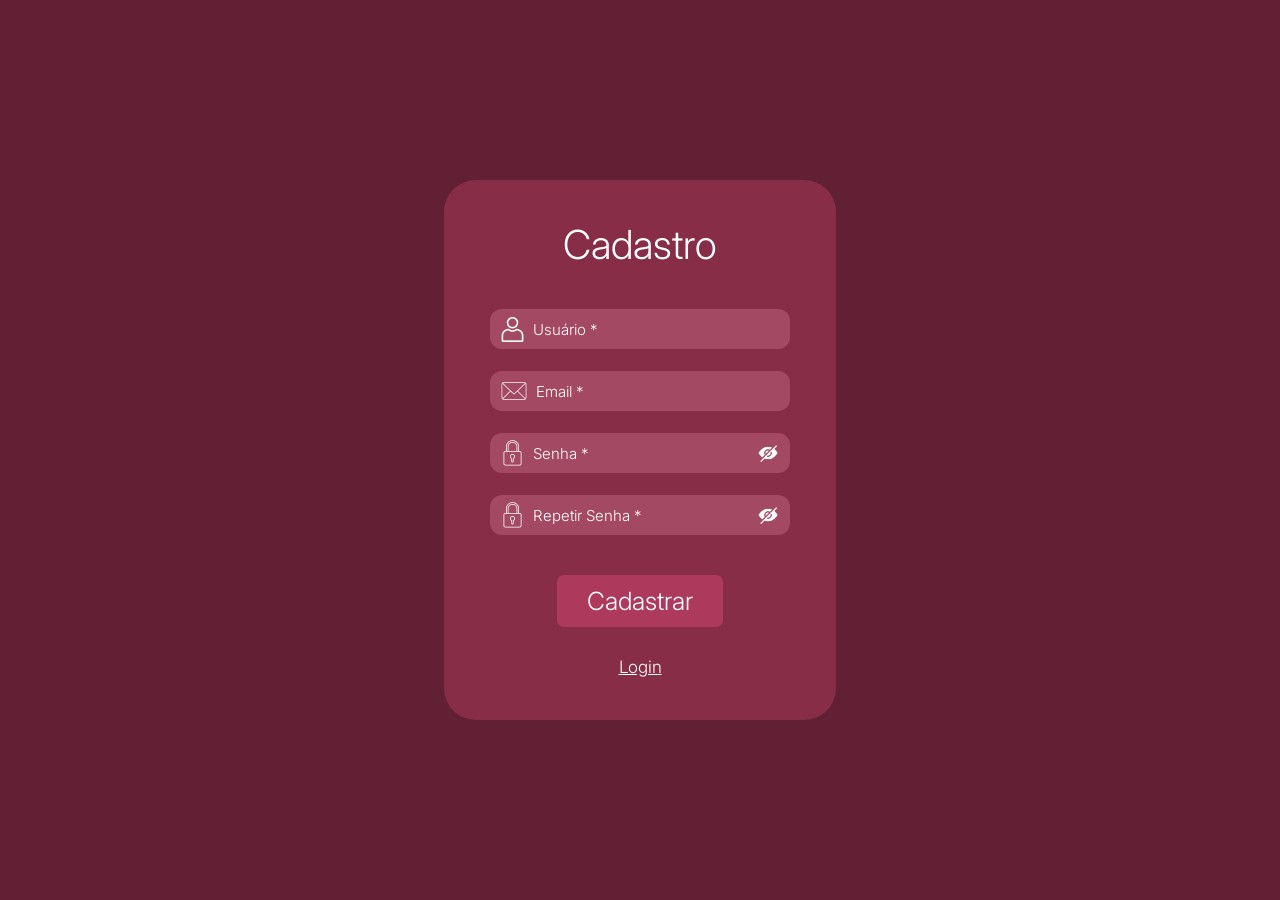
<file: src/html/cadastro.html>
<!DOCTYPE html>
<html lang="pt-BR">
<head>
    <meta charset="UTF-8">
    <meta http-equiv="X-UA-Compatible" content="IE=edge">
    <meta name="viewport" content="width=device-width, initial-scale=1.0">
    <script src="../js/cadastro.js" defer></script>
    <link rel="shortcut icon" href="../images/logo.png" type="image/x-icon">
    <link rel="stylesheet" href="../css/reset.css">
    <link rel="stylesheet" href="../css/cadastro.css">
    <title>Cadastro</title>
</head>
<body>
    <form action="../php/cadastro.php" method="post" onsubmit="checarSenha(event)">
        <h1>Cadastro</h1>

        <div class="dados">
            <div class="dado">
                <img src="../images/usuario.png" alt="imagem do usuário">
                <input type="text" name="txtUsuario" placeholder="Usuário *" id="txtUsuario" required>
            </div>
            <div class="dado">
                <img src="../images/carta.png" alt="imagem de uma carta">
                <input type="email" name="txtEmail" placeholder="Email *" id="txtEmail" required>
            </div>
            <div class="dado">
                <img src="../images/cadeado.png" alt="imagem de um cadeado">
                <input type="password" name="txtSenha" id="senha" placeholder="Senha *" required>
                <button type="button" class="revelar-senha">
                    <img src="../images/olho-fechado.png" id="imagem-senha" alt="imagem de um olho">
                </button>
            </div>
            <div class="dado">
                <img src="../images/cadeado.png" alt="imagem de um cadeado">
                <input type="password" id="repetir-senha" placeholder="Repetir Senha *" required>
                <button type="button" class="revelar-senha">
                    <img src="../images/olho-fechado.png" id="imagem-senha" alt="imagem de um olho">
                </button>
            </div>
        </div>

        <button class="btn-cadastro">Cadastrar</button>

        <div class="link">
            <a href="login.html">Login</a>
        </div>
    </form>
</body>
</html>
</file>
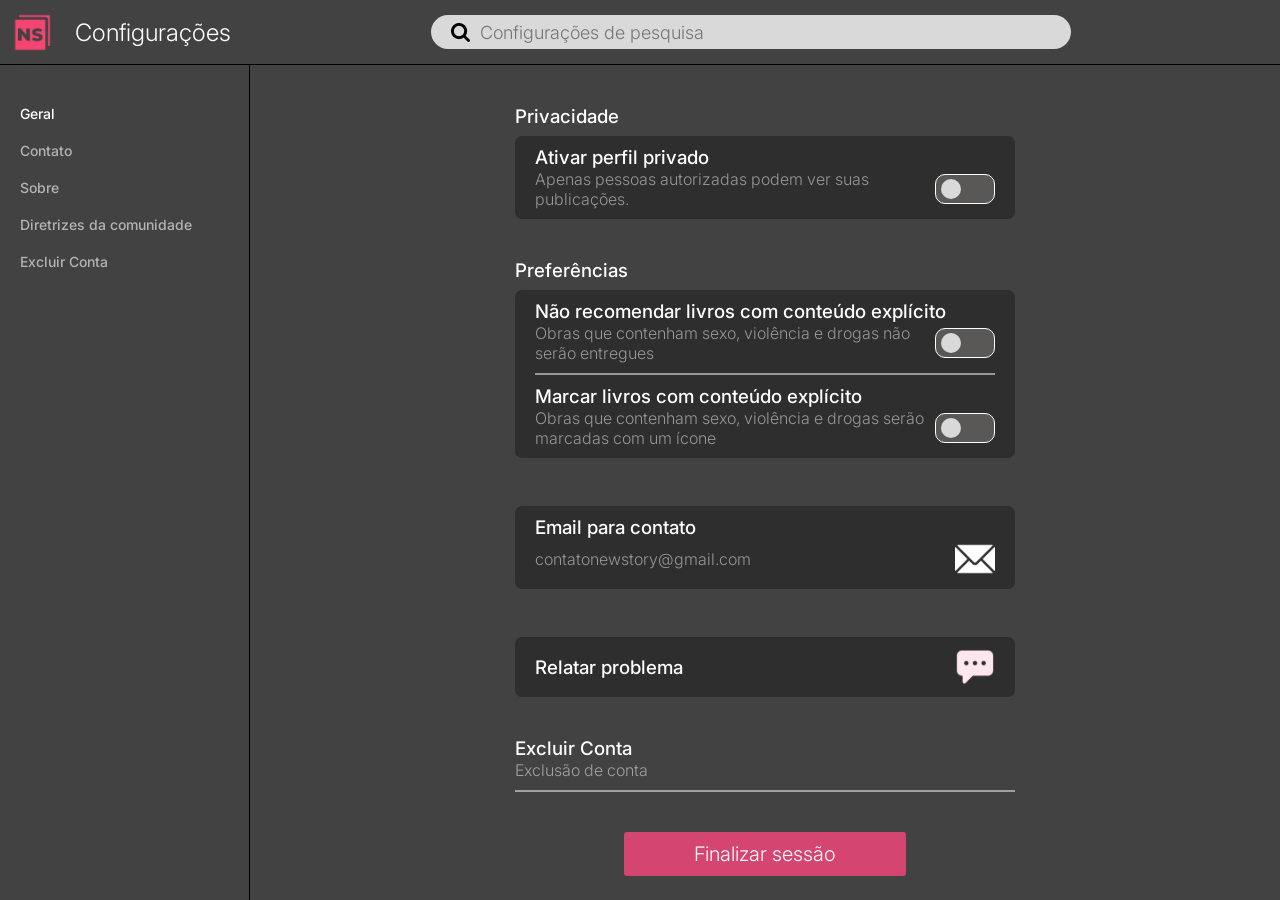
<file: src/html/configuracao.html>
<!DOCTYPE html>
<html lang="pt-BR">
<head>
    <meta charset="UTF-8">
    <meta http-equiv="X-UA-Compatible" content="IE=edge">
    <meta name="viewport" content="width=device-width, initial-scale=1.0">
    <script src="../js/configuracao.js" defer></script>
    <link rel="shortcut icon" href="../images/ICONE.png" type="image/x-icon">
    <link rel="stylesheet" href="../css/reset.css">
    <link rel="stylesheet" href="../css/configuracao.css">
    <title>Configurações</title>
</head>
<body>
    <header>
        <div class="menu">
            <img class="logo" src="../images/logo.png" alt="logo do site">
            <label>Configurações</label>
        </div>

        <div class="container-pesquisa">
            <button class="btn-voltar">
                <img src="../images/voltar.png" alt="seta voltar">
            </button>
            <div class="pesquisa">
                <img src="../images/lupa.png" alt="imagem de uma lupa">
                <input type="text" placeholder="Configurações de pesquisa" onkeyup="carregarConteudo(this.value)" />
                <span id="resultado-pesquisa"></span>
            </div>
        </div>

        <div class="itens">
            <button class="aparece-pesquisa">
                <img src="../images/lupa.png" alt="imagem de uma lupa">
            </button>
        </div>
    </header>

    <main>
        <div class="opcoes">
            <ul>
                <a href="#geral" class="opcao ativado" onclick="mudarOpcao(this)"><li>Geral</li></a>
                <a href="#contato" class="opcao" onclick="mudarOpcao(this)"><li>Contato</li></a>
                <a href="#" class="opcao" onclick="mudarOpcao(this)"><li>Sobre</li></a>
                <a href="#" class="opcao" onclick="mudarOpcao(this)"><li>Diretrizes da comunidade</li></a>
                <a href="#" class="opcao" onclick="mudarOpcao(this)"><li>Excluir Conta</li></a>
            </ul>
        </div>

        <div class="configuracoes">
            <div class="configuracao" id="geral">
                <h3>Privacidade</h3>
                <div>
                    <h3>Ativar perfil privado</h3>
                    <div>
                        <label>Apenas pessoas autorizadas podem ver suas publicações.</label>
                        <input type="checkbox">
                    </div>
                </div>
            </div>
            <div class="configuracao">
                <h3>Preferências</h3>
                <div>
                    <div class="container-config">
                        <h3>Não recomendar livros com conteúdo explícito</h3>
                        <div>
                            <label>Obras que contenham sexo, violência e drogas não serão entregues</label>
                            <input type="checkbox">
                        </div>
                    </div>
                    <hr>
                    <div class="container-config">
                        <h3>Marcar livros com conteúdo explícito</h3>
                        <div>
                            <label>Obras que contenham sexo, violência e drogas serão marcadas com um ícone</label>
                            <input type="checkbox">
                        </div>
                    </div>
                </div>
            </div>
            <div class="configuracao" id="contato">
                <div>
                    <h3>Email para contato</h3>
                    <div>
                        <label>contatonewstory@gmail.com</label>
                        <img src="../images/e-mail.png" alt="imagem de uma carta">
                    </div>
                </div>
            </div>
            <div class="configuracao">
                <div>
                    <div>
                        <h3>Relatar problema</h3>
                        <img src="../images/comentario_2.png" alt="imagem de um comentário">
                    </div>
                </div>
            </div>
            <div class="configuracao">
                <h3>Excluir Conta</h3>
                <label>Exclusão de conta</label>
                <hr>
            </div>

            <button>Finalizar sessão</button>
        </div>
    </main>
</body>
</html>
</file>
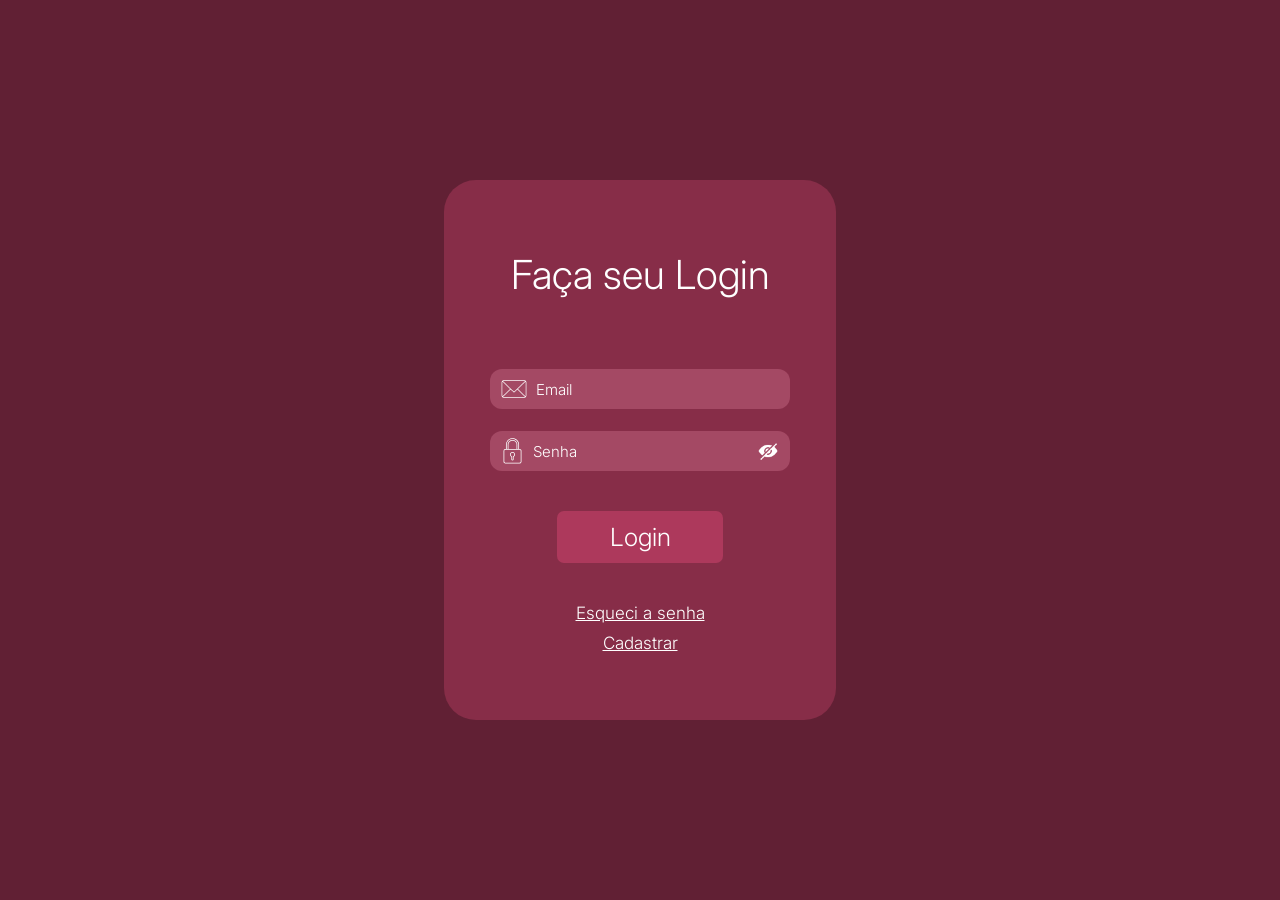
<file: src/html/login.html>
<!DOCTYPE html>
<html lang="pt-BR">
<head>
    <meta charset="UTF-8">
    <meta http-equiv="X-UA-Compatible" content="IE=edge">
    <meta name="viewport" content="width=device-width, initial-scale=1.0">
    <script src="../js/login.js" defer></script>
    <link rel="shortcut icon" href="../images/logo.png" type="image/x-icon">
    <link rel="stylesheet" href="../css/reset.css">
    <link rel="stylesheet" href="../css/login.css">
    <title>Login</title>
</head>
<body>
    <form action="../php/login.php" method="post">
        <h1>Faça seu Login</h1>

        <div class="dados">
            <div class="dado">
                <img src="../images/carta.png" alt="imagem de uma carta">
                <input type="email" name="txtEmail" placeholder="Email" required>
            </div>
            <div class="dado">
                <img src="../images/cadeado.png" alt="imagem de um cadeado">
                <input type="password" name="txtSenha" id="senha" placeholder="Senha" required>
                <button type="button" class="revelar-senha">
                    <img src="../images/olho-fechado.png" id="imagem-senha" alt="imagem de um olho">
                </button>
            </div>
        </div>

        <button class="btn-enviar">Login</button>

        <div class="link">
            <a href="#">Esqueci a senha</a>
            <a href="cadastro.html">Cadastrar</a>
        </div>
    </form>
</body>
</html>
</file>
<file: src/css/cadastro.css>
body{
    background: #612034;
    display: flex;
    justify-content: center;
    align-items: center;
    height: 100vh;
}

form{
    width: 392px;
    height: 540px;
    text-align: center;
    background: #872D48;
    border-radius: 32px;
}

h1{
    font-weight: 300;
    font-size: 40px;
    margin-top: 40px;
    margin-bottom: 40px;
    color: white;
}

.dados{
    margin-bottom: 40px;
    display: flex;
    flex-direction: column;
    align-items: center;
    gap: 22px;
}

.dado{
    background-color: #A44964;
    width: 300px;
    height: 40px;
    border-radius: 12px;
    display: flex;
    align-items: center;
    padding: 10px;
    gap: 8px;
}

input{
    background: none;
    border: none;
    height: 150%;
    width: 100%;
    font-size: 15px;
    color: white;
    outline: none;
}

::placeholder{
    color: #FFFFFF;
}

.revelar-senha{
    background: none;
    border: none;
    border-bottom-right-radius: 12px;
    border-top-right-radius: 12px;
    display: flex;
    justify-content: center;
    align-items: center;
    width: 60px;
    height: 40px;
    margin-right: -10px;
    cursor: pointer;
}

.revelar-senha:hover{
    background-color: #B55A75;
}

.revelar-senha img{
    width: 20px;
    height: 20px;
}

.btn-cadastro{
    background-color: #AD395C;
    width: 166px;
    height: 52px;
    border: none;
    border-radius: 7px;
    color: white;
    font-size: 25px;
    margin-bottom: 30px;
    cursor: pointer;
    transition: all 200ms ease-out;
}

.btn-cadastro:hover{
    color: #AD395C;
    background-color: white;
}

a{
    color: white;
    font-size: 17px;
}

a:active{
    color: #400012;
}
</file>
<file: src/css/configuracao.css>
/* -------- CABEÇALHO -------- */
header{
    height: 65px;
    width: 100%;
    background-color: #424242;
    margin-top: -65px;
    border-bottom: 1px solid black;
    display: flex;
    justify-content: space-between;
    align-items: center;
    padding: 10px;
    position: fixed;
}

.menu{
    display: flex;
    gap: 20px;
    align-items: center;
    font-size: 24px;
    font-weight: 100;
    color: #FFFFFF;
}

.logo{
    width: 45px;
    height: 45px;
}

.container-pesquisa{
    display: flex;
    align-items: center;
    gap: 10px;
}

.btn-voltar{
    width: 50px;
    height: 45px;
    display: none;
    justify-content: center;
    align-items: center;
    background: none;
    border: none;
    border-radius: 100%;
    cursor: pointer;
    transition: background-color 200ms ease-out;
}

.btn-voltar:hover{
    background-color: #535353;
}

.pesquisa{
    display: flex;
    gap: 10px;
    align-items: center;
    width: 50vw;
    height: 32px;
    padding: 17px 20px;
    border-radius: 18px;
    background-color: #D9D9D9;
}

.pesquisa input{
    background: none;
    border: none;
    width: 100%;
    height: 32px;
    font-size: 18px;
    outline: none;
    font-weight: 300;
}

.aparece-pesquisa{
    background: none;
    width: 45px;
    height: 45px;
    border-radius: 100%;
    border: none;
    cursor: pointer;
    display: none;
    transition: background-color 200ms ease-out;
}

.aparece-pesquisa:hover{
    background-color: #535353;
}

/* -------- MAIN -------- */
main{
    margin-top: 65px;
    height: calc(100vh - 65px);
    display: flex;
}

.opcoes{
    min-width: 250px;
    border-right: 1px solid black;
}

.opcoes ul{
    list-style: none;
    height: 100%;
    padding: 40px 50px 0 20px;
    display: flex;
    flex-direction: column;
    gap: 20px;
    color: rgba(255, 255, 255, 0.6);
    font-size: 14px;
}

.opcoes a{
    text-decoration: none;
    color: rgba(255, 255, 255, 0.6);
}

.opcoes .ativado{
    color: white;
}

.opcoes li{
    width: 100%;
    font-weight: 500;
}

.opcoes li:hover{
    color: white;
}

.configuracoes{
    display: flex;
    flex-direction: column;
    align-items: center;
    width: 100%;
    overflow: auto;
    scroll-behavior: smooth;
}

.configuracao{
    width: 500px;
    margin-top: 30px;
    padding-top: 10px;
    color: white;
}

.configuracao h3{
    font-weight: 500;
}

.configuracao > div{
    background-color: #2e2e2e;
    margin-top: 8px;
    padding: 10px 20px;
    border-radius: 7px;
}

.configuracao .container-config{
    display: block;
}

.configuracao > div div{
    display: flex;
    align-items: center;
    justify-content: space-between;
}

.configuracao > div div img{
    width: 40px;
}

.configuracao label{
    color: rgba(255, 255, 255, 0.5);
}

.configuracao input[type=checkbox]{
    appearance: none;
    min-width: 60px;
    height: 30px;
    background-color: #5A5757;
    border-radius: 10px;
    border: 1px solid white;
    position: relative;
    cursor: pointer;
    transition: all 300ms;
}

.configuracao input[type=checkbox]::before{
    content: '';
    position: absolute;
    width: 20px;
    height: 20px;
    background-color: #D9D9D9;
    border-radius: 100%;
    margin-top: 4px;
    margin-left: 5px;
    transition: all 200ms;
}

.configuracao input[type=checkbox]:checked{
    background-color: #EE2F67;
}

.configuracao input[type=checkbox]:checked::before{
    margin-left: 34px;
}

.configuracao hr{
    width: 100%;
    border: 1px solid rgba(255, 255, 255, 0.5);
    margin-block: 10px;
}

.configuracoes button{
    margin-top: 30px;
    margin-bottom: 300px;
    font-size: 20px;
    padding: 10px 70px;
    background-color: #D44670;
    border: none;
    border-radius: 3px;
    color: white;
    cursor: pointer;
}

/* -------- RESPONSIVO -------- */
@media (max-width: 575px) {    
    .container-pesquisa{
        display: none;
    }

    .aparece-pesquisa{
        display: block;
    }

    .menu.invisivel, .itens.invisivel{
        display: none;
    }

    .container-pesquisa.ativado{
        display: flex;
        margin-inline: 10px;
        width: 100%;
    }

    .container-pesquisa.ativado .btn-voltar{
        display: flex;
    }

    .pesquisa{
        width: 100%;
    }
}
</file>
<file: src/css/login.css>
body{
    background-color: #612034;
    display: flex;
    justify-content: center;
    align-items: center;
    height: 100vh;
}

form{
    width: 392px;
    height: 540px;
    text-align: center;
    background: #872D48;
    border-radius: 32px;
}

h1{
    font-weight: 300;
    font-size: 40px;
    margin-top: 70px;
    margin-bottom: 70px;
    color: white;
}

.dados{
    margin-bottom: 40px;
    display: flex;
    flex-direction: column;
    align-items: center;
    gap: 22px;
}

.dado{
    background-color: #A44964;
    width: 300px;
    height: 40px;
    border-radius: 12px;
    display: flex;
    align-items: center;
    padding: 10px;
    gap: 8px;
}

input{
    background: none;
    border: none;
    height: 150%;
    width: 100%;
    font-size: 15px;
    color: white;
    outline: none;
}

::placeholder{
    color: #FFFFFF;
}

.revelar-senha{
    background: none;
    border: none;
    border-bottom-right-radius: 12px;
    border-top-right-radius: 12px;
    display: flex;
    justify-content: center;
    align-items: center;
    width: 60px;
    height: 40px;
    margin-right: -10px;
    cursor: pointer;
}

.revelar-senha:hover{
    background-color: #B55A75;
}

.revelar-senha img{
    width: 20px;
    height: 20px;
}

.btn-enviar{
    background-color: #AD395C;
    width: 166px;
    height: 52px;
    border: none;
    border-radius: 7px;
    color: white;
    font-size: 25px;
    margin-bottom: 40px;
    cursor: pointer;
    transition: all 200ms ease-out;
}

.btn-enviar:hover{
    color: #AD395C;
    background-color: white;
}

.link{
    display: flex;
    flex-direction: column;
    width: 140px;
    margin-left: 126px;
    gap: 10px;
}

a{
    color: white;
    font-size: 17px;
}

a:active{
    color: #400012;
}
</file>
